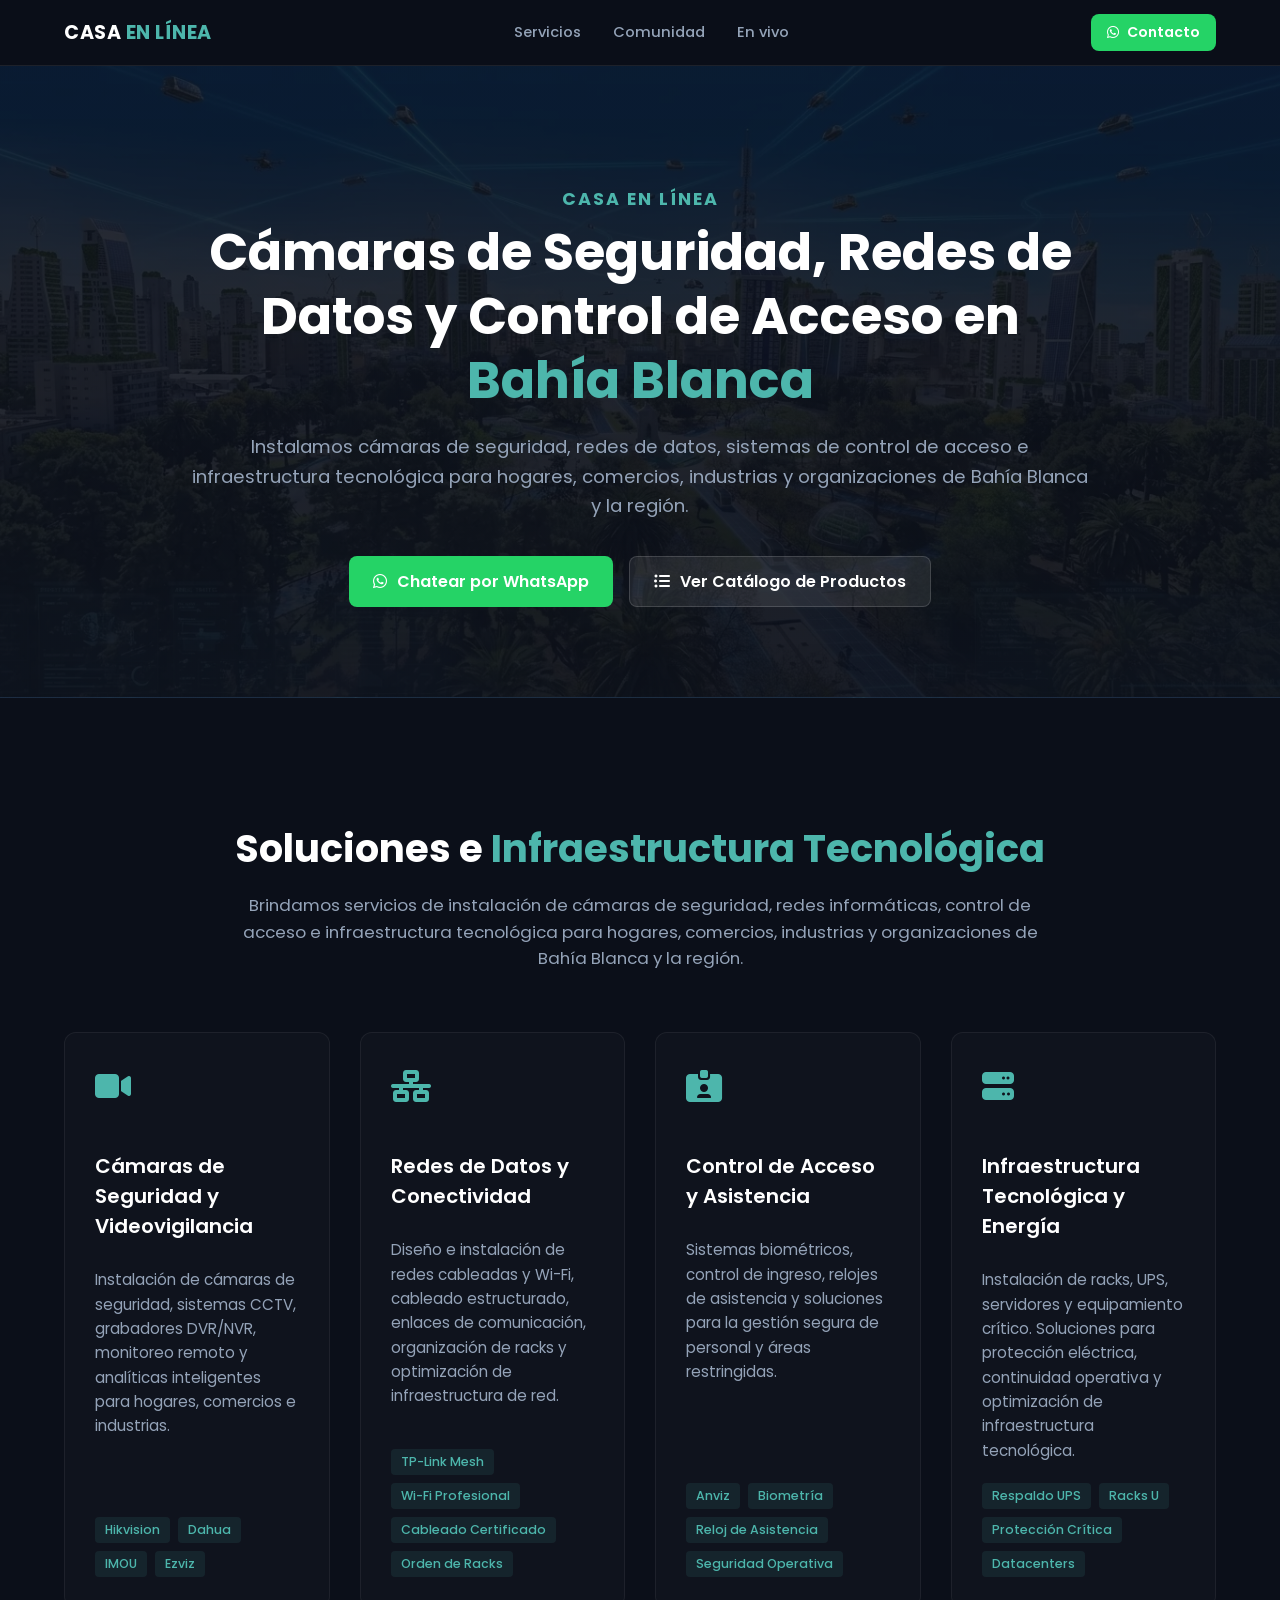
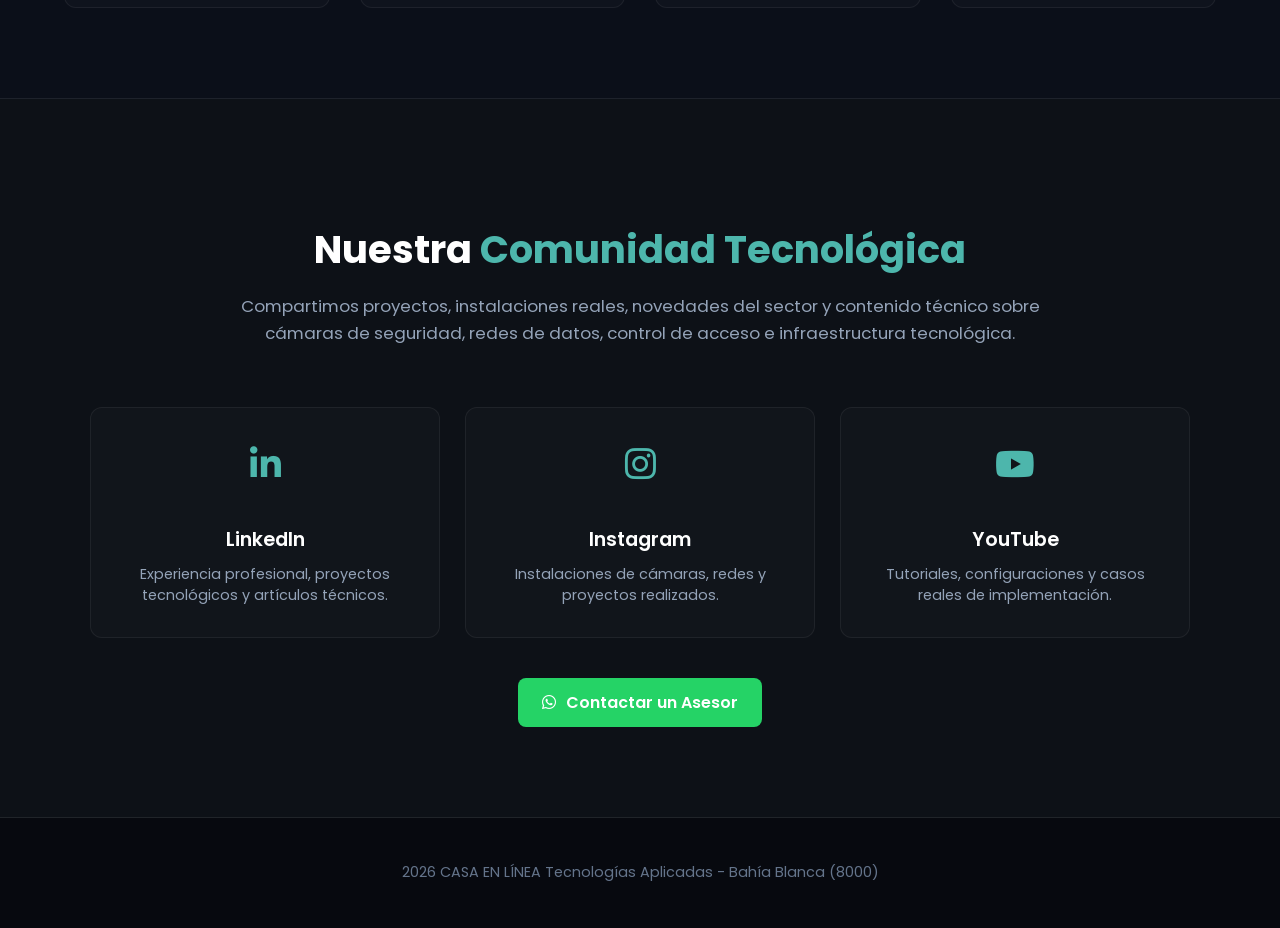
<file: index.html>
<!DOCTYPE html>
<html lang="es">
<head>
    <meta charset="UTF-8">
    <meta name="viewport" content="width=device-width, initial-scale=1.0">
    <title>CASA EN LÍNEA | Cámaras de Seguridad, Redes y Control de Acceso en Bahía Blanca</title>
    <meta name="description" content="Instalación de cámaras de seguridad, redes de datos, control de acceso y soluciones tecnológicas para hogares, comercios e industrias en Bahía Blanca y la región.">
    <meta name="keywords" content="cámaras de seguridad Bahía Blanca, videovigilancia, CCTV, Hikvision, Dahua, redes de datos, cableado estructurado, control de acceso, biometría, seguridad electrónica, Casa en Línea">
    <link rel="canonical" href="https://www.casaenlinea.com.ar">
    
    <!-- Favicon IoT / Conectividad -->
    <link rel="icon" href="data:image/svg+xml,<svg xmlns=%22http://www.w3.org/2000/svg%22 viewBox=%220 0 100 100%22><text y=%22.9em%22 font-size=%2290%22>📶</text></svg>">
    
    <!-- Open Graph -->
    <meta property="og:title" content="CASA EN LÍNEA | Cámaras de Seguridad, Redes y Control de Acceso">
    <meta property="og:description" content="Instalación de cámaras de seguridad, redes de datos y control de acceso en Bahía Blanca y la región.">
    <meta property="og:image" content="https://www.casaenlinea.com.ar/fondo.webp">
    <meta property="og:url" content="https://www.casaenlinea.com.ar">
    <meta property="og:type" content="website">
    <meta property="og:locale" content="es_AR">

    <!-- Schema WebSite -->
    <script type="application/ld+json">
    {
      "@context": "https://schema.org",
      "@type": "WebSite",
      "name": "CASA EN LÍNEA",
      "url": "https://www.casaenlinea.com.ar",
      "description": "Cámaras de seguridad, redes de datos y control de acceso en Bahía Blanca"
    }
    </script>
    
    <!-- Schema Local Business -->
    <script type="application/ld+json">
    {
      "@context": "https://schema.org",
      "@type": "Local Business",
      "name": "CASA EN LÍNEA",
      "description": "Instalación de cámaras de seguridad, redes de datos y control de acceso en Bahía Blanca",
      "image": "https://www.casaenlinea.com.ar/fondo.webp",
      "url": "https://www.casaenlinea.com.ar",
      "telephone": "+54-9-291-527-5674",
      "email": "info@casaenlinea.com.ar",
      "priceRange": "$$",
      "areaServed": "Bahía Blanca",
      "address": {
        "@type": "PostalAddress",
        "addressLocality": "Bahía Blanca",
        "addressRegion": "Buenos Aires",
        "addressCountry": "AR"
      }
    }
    </script>

    <link rel="preload" as="image" href="fondo.webp">
    <!-- Estilos y Fuentes -->
    <link rel="stylesheet" href="estilos.css">
    <link href="https://fonts.googleapis.com/css?family=Poppins:wght@400;500;600;700&display=swap" rel="stylesheet">
    <link rel="stylesheet" href="https://cdnjs.cloudflare.com/ajax/libs/font-awesome/6.4.0/css/all.min.css">
</head>
<body>

    <!-- Header Estándar -->
    <header class="site-header">
        <a href="/" class="logo">
            CASA <span>EN LÍNEA</span>
        </a>

        <nav class="header-nav">
            <a href="#servicios">Servicios</a>
            <a href="#comunidad-redes">Comunidad</a>
            <a href="en-vivo.html" target="_blank" rel="noopener noreferrer">En vivo</a>
        </nav>

        <div class="header-actions">
            <a href="https://wa.me/5492915275674" target="_blank" rel="noopener noreferrer" class="cta-header">
                <i class="fab fa-whatsapp" aria-hidden="true"></i> Contacto
            </a>
        </div>
    </header>

    <main>
        <!-- Sección Hero -->
        <section id="hero">
            <div class="hero-container">
                <h1>
                    <span class="brand">Casa en Línea</span>
                    Cámaras de Seguridad, Redes de Datos y Control de Acceso en <span class="highlight">Bahía Blanca</span>
                </h1>
                <p>
                    Instalamos cámaras de seguridad, redes de datos, sistemas de control de acceso e infraestructura tecnológica para hogares, comercios, industrias y organizaciones de Bahía Blanca y la región.
                </p>
                <div class="hero-cta-group">
                    <a href="https://wa.me/5492915275674" target="_blank" rel="noopener noreferrer" class="cta-primary" title="Chatear con un Asesor Técnico por WhatsApp">
                        <i class="fab fa-whatsapp" aria-hidden="true"></i> Chatear por WhatsApp
                    </a>
                    <a href="https://wa.me/c/5492915275674" target="_blank" rel="noopener noreferrer" class="cta-secondary" title="Ver Catálogo de Soluciones Tecnológicas">
                        <i class="fas fa-list-ul" aria-hidden="true"></i> Ver Catálogo de Productos
                    </a>
                </div>
            </div>
        </section>

        <!-- Sección Servicios -->
        <section id="servicios">
            <div class="servicios-container">
                <h2 class="section-title">
                    Soluciones e <span>Infraestructura Tecnológica</span>
                </h2>
                <p class="section-subtitle">
                    Brindamos servicios de instalación de cámaras de seguridad, redes informáticas, control de acceso e infraestructura tecnológica para hogares, comercios, industrias y organizaciones de Bahía Blanca y la región.
                </p>
                <div class="servicios-grid">
                    <div class="servicio-card">
                        <div class="servicio-icon">
                            <i class="fas fa-video" aria-hidden="true"></i>
                        </div>
                        <h3>Cámaras de Seguridad y Videovigilancia</h3>
                        <p>
                            Instalación de cámaras de seguridad, sistemas CCTV, grabadores DVR/NVR, monitoreo remoto y analíticas inteligentes para hogares, comercios e industrias.
                        </p>
                        <div class="servicio-tags">
                            <span>Hikvision</span>
                            <span>Dahua</span>
                            <span>IMOU</span>
                            <span>Ezviz</span>
                        </div>
                    </div>
                    <div class="servicio-card">
                        <div class="servicio-icon">
                            <i class="fas fa-network-wired" aria-hidden="true"></i>
                        </div>
                        <h3>Redes de Datos y Conectividad</h3>
                        <p>
                            Diseño e instalación de redes cableadas y Wi-Fi, cableado estructurado, enlaces de comunicación, organización de racks y optimización de infraestructura de red.
                        </p>
                        <div class="servicio-tags">
                            <span>TP-Link Mesh</span>
                            <span>Wi-Fi Profesional</span>
                            <span>Cableado Certificado</span>
                            <span>Orden de Racks</span>
                        </div>
                    </div>
                    <div class="servicio-card">
                        <div class="servicio-icon">
                            <i class="fas fa-id-card-clip" aria-hidden="true"></i>
                        </div>
                        <h3>Control de Acceso y Asistencia</h3>
                        <p>
                            Sistemas biométricos, control de ingreso, relojes de asistencia y soluciones para la gestión segura de personal y áreas restringidas.
                        </p>
                        <div class="servicio-tags">
                            <span>Anviz</span>
                            <span>Biometría</span>
                            <span>Reloj de Asistencia</span>
                            <span>Seguridad Operativa</span>
                        </div>
                    </div>
                    <div class="servicio-card">
                        <div class="servicio-icon">
                            <i class="fas fa-server" aria-hidden="true"></i>
                        </div>
                        <h3>Infraestructura Tecnológica y Energía</h3>
                        <p>
                            Instalación de racks, UPS, servidores y equipamiento crítico. Soluciones para protección eléctrica, continuidad operativa y optimización de infraestructura tecnológica.
                        </p>
                        <div class="servicio-tags">
                            <span>Respaldo UPS</span>
                            <span>Racks U</span>
                            <span>Protección Crítica</span>
                            <span>Datacenters</span>
                        </div>
                    </div>
                </div>
            </div>
        </section>

        <!-- Sección Comunidad y Redes -->
        <section id="comunidad-redes">
            <div class="comunidad-container">
                <h2 class="section-title">
                    Nuestra <span>Comunidad Tecnológica</span>
                </h2>
                <p class="section-subtitle">
                    Compartimos proyectos, instalaciones reales, novedades del sector y contenido técnico sobre cámaras de seguridad, redes de datos, control de acceso e infraestructura tecnológica.
                </p>
                <div class="redes-grid">
                    <a href="https://ar.linkedin.com/in/sebastianvilchez" target="_blank" rel="noopener noreferrer" class="red-social">
                        <div class="red-icon">
                            <i class="fab fa-linkedin-in"></i>
                        </div>
                        <h3>LinkedIn</h3>
                        <p>Experiencia profesional, proyectos tecnológicos y artículos técnicos.</p>
                    </a>
                    <a href="https://www.instagram.com/casaenlinea/" target="_blank" rel="noopener noreferrer" class="red-social">
                        <div class="red-icon">
                            <i class="fab fa-instagram"></i>
                        </div>
                        <h3>Instagram</h3>
                        <p>Instalaciones de cámaras, redes y proyectos realizados.</p>
                    </a>
                    <a href="https://www.youtube.com/@somoscasaenlinea" target="_blank" rel="noopener noreferrer" class="red-social">
                        <div class="red-icon">
                            <i class="fab fa-youtube"></i>
                        </div>
                        <h3>YouTube</h3>
                        <p>Tutoriales, configuraciones y casos reales de implementación.</p>
                    </a>
                </div>
                <div class="redes-cta">
                    <a href="https://wa.me/5492915275674" target="_blank" rel="noopener noreferrer" class="cta-primary">
                        <i class="fab fa-whatsapp"></i>
                        Contactar un Asesor
                    </a>
                </div>
            </div>
        </section>
    </main>

    <!-- Pie de Página -->
    <footer id="footer">
        <div class="footer-container">
            <p>
                <span id="anio-actual"></span> CASA EN LÍNEA Tecnologías Aplicadas - Bahía Blanca (8000)
            </p>
        </div>
    </footer>

    <!-- Scripts -->
    <script>
        document.getElementById("anio-actual").textContent = new Date().getFullYear();
    </script>
</body>
</html>
</file>
<file: estilos.css>
/* --- RESET GLOBAL PARA EL FONDO OSCURO --- */
html, body {
    margin: 0;
    padding: 0;
    background-color: #0b0f19;
    color: #94a3b8;
    font-family: 'Poppins', sans-serif;
    overflow-x: hidden;
}

/* --- HEADER MODERNO (GLASSMORPHISM) --- */
.site-header {
    display: flex;
    justify-content: space-between;
    align-items: center;
    padding: 14px 5%;
    background: rgba(11, 15, 25, 0.75);
    backdrop-filter: blur(12px);
    -webkit-backdrop-filter: blur(12px);
    border-bottom: 1px solid rgba(255, 255, 255, 0.08);
    position: sticky;
    top: 0;
    z-index: 1000;
}

.site-header .logo {
    font-size: 1.2rem;
    font-weight: 700;
    color: #ffffff;
    text-decoration: none;
    letter-spacing: 0.5px;
    font-family: 'Poppins', sans-serif;
}

.site-header .logo span {
    color: #4db6ac;
}

.header-nav {
    display: flex;
    gap: 32px;
}

.header-nav a {
    color: #94a3b8;
    text-decoration: none;
    font-weight: 500;
    font-size: 0.92rem;
    font-family: 'Poppins', sans-serif;
    transition: color 0.2s ease;
}

.header-nav a:hover {
    color: #ffffff;
}

.header-actions .cta-header {
    display: inline-flex;
    align-items: center;
    gap: 8px;
    background-color: #25d366;
    color: #ffffff;
    padding: 8px 16px;
    border-radius: 8px;
    text-decoration: none;
    font-weight: 600;
    font-size: 0.88rem;
    font-family: 'Poppins', sans-serif;
    transition: transform 0.2s ease, opacity 0.2s ease;
}

.header-actions .cta-header:hover {
    opacity: 0.95;
    transform: translateY(-1px);
}

@media (max-width: 768px) {
    .header-nav {
        display: none;
    }
}

/* --- SECCIÓN HERO --- */
#hero {
    position: relative;
    padding: 80px 5% 90px 5%;
    display: flex;
    align-items: center;
    justify-content: center;
    text-align: center;
    background-image: linear-gradient(rgba(11, 15, 25, 0.85), rgba(11, 15, 25, 0.92)), url('fondo.webp');
    background-size: cover;
    background-position: center;
    border-bottom: 1px solid rgba(255, 255, 255, 0.08);
}

.hero-container {
    max-width: 900px;
    margin: 0 auto;
}

#hero h1 {
    font-size: clamp(2rem, 4vw, 3.2rem);
    font-weight: 700;
    color: #ffffff;
    line-height: 1.25;
    margin-bottom: 20px;
    font-family: 'Poppins', sans-serif;
}

#hero h1 .brand {
    display: block;
    font-size: 1.1rem;
    letter-spacing: 2px;
    text-transform: uppercase;
    color: #4db6ac;
    margin-bottom: 10px;
}

#hero h1 .highlight {
    color: #4db6ac;
}

#hero p {
    font-size: clamp(1rem, 1.5vw, 1.15rem);
    color: #94a3b8;
    line-height: 1.6;
    margin-bottom: 35px;
    font-family: 'Poppins', sans-serif;
}

/* Grupo de botones de acción (CTA) */
.hero-cta-group {
    display: flex;
    justify-content: center;
    gap: 16px;
    flex-wrap: wrap;
}

.cta-primary {
    display: inline-flex;
    align-items: center;
    gap: 10px;
    background-color: #25d366;
    color: #ffffff;
    padding: 12px 24px;
    border-radius: 8px;
    text-decoration: none;
    font-weight: 600;
    font-size: 1rem;
    font-family: 'Poppins', sans-serif;
    transition: transform 0.2s ease, opacity 0.2s ease;
}

.cta-primary:hover {
    opacity: 0.95;
    transform: translateY(-2px);
}

.cta-secondary {
    display: inline-flex;
    align-items: center;
    gap: 10px;
    background-color: rgba(255, 255, 255, 0.08);
    color: #ffffff;
    padding: 12px 24px;
    border-radius: 8px;
    border: 1px solid rgba(255, 255, 255, 0.15);
    text-decoration: none;
    font-weight: 600;
    font-size: 1rem;
    font-family: 'Poppins', sans-serif;
    transition: background-color 0.2s ease, transform 0.2s ease;
}

.cta-secondary:hover {
    background-color: rgba(255, 255, 255, 0.15);
    transform: translateY(-2px);
}

/* Ajustes responsivos para celulares */
@media (max-width: 600px) {
    #hero {
        padding: 60px 5%;
    }
    .hero-cta-group {
        flex-direction: column;
    }
    .cta-primary, .cta-secondary {
        width: 100%;
        justify-content: center;
    }
}

/* --- SECCIÓN SERVICIOS --- */
#servicios {
    padding: 90px 5%;
    background-color: #0b0f19;
    border-bottom: 1px solid rgba(255, 255, 255, 0.08);
}

.servicios-container {
    max-width: 1200px;
    margin: 0 auto;
}

.section-title {
    font-size: clamp(1.8rem, 3vw, 2.5rem);
    font-weight: 700;
    color: #ffffff;
    text-align: center;
    margin-bottom: 15px;
    font-family: 'Poppins', sans-serif;
}

.section-title span {
    color: #4db6ac;
}

.section-subtitle {
    font-size: 1.05rem;
    color: #94a3b8;
    text-align: center;
    max-width: 800px;
    margin: 0 auto 60px auto;
    line-height: 1.6;
    font-family: 'Poppins', sans-serif;
}

/* Grilla de Servicios */
.servicios-grid {
    display: grid;
    grid-template-columns: repeat(auto-fit, minmax(260px, 1fr));
    gap: 30px;
}

.servicio-card {
    background: rgba(255, 255, 255, 0.02);
    border: 1px solid rgba(255, 255, 255, 0.06);
    border-radius: 12px;
    padding: 30px;
    transition: transform 0.2s ease, border-color 0.2s ease;
    display: flex;
    flex-direction: column;
}

.servicio-card:hover {
    transform: translateY(-4px);
    border-color: rgba(77, 182, 172, 0.4);
}

.servicio-icon {
    font-size: 2rem;
    color: #4db6ac;
    margin-bottom: 20px;
}

.servicio-card h3 {
    font-size: 1.25rem;
    font-weight: 600;
    color: #ffffff;
    margin-bottom: 12px;
    font-family: 'Poppins', sans-serif;
}

.servicio-card p {
    font-size: 0.95rem;
    color: #94a3b8;
    line-height: 1.6;
    margin-bottom: 20px;
    flex-grow: 1;
    font-family: 'Poppins', sans-serif;
}

/* Etiquetas tecnológicas dentro de cada tarjeta */
.servicio-tags {
    display: flex;
    flex-wrap: wrap;
    gap: 8px;
}

.servicio-tags span {
    background-color: rgba(77, 182, 172, 0.1);
    color: #4db6ac;
    font-size: 0.78rem;
    font-weight: 500;
    padding: 4px 10px;
    border-radius: 4px;
    font-family: 'Poppins', sans-serif;
}

/* --- SECCIÓN COMUNIDAD Y REDES --- */
#comunidad-redes {
    padding: 90px 5%;
    background-color: #0d1117;
    border-bottom: 1px solid rgba(255, 255, 255, 0.08);
}

.comunidad-container {
    max-width: 1100px;
    margin: 0 auto;
    text-align: center;
}

.redes-grid {
    display: grid;
    grid-template-columns: repeat(auto-fit, minmax(280px, 1fr));
    gap: 25px;
    margin-bottom: 40px;
}

.red-social {
    background: rgba(255, 255, 255, 0.02);
    border: 1px solid rgba(255, 255, 255, 0.06);
    border-radius: 12px;
    padding: 30px;
    text-decoration: none;
    display: flex;
    flex-direction: column;
    align-items: center;
    transition: transform 0.2s ease, border-color 0.2s ease;
}

.red-social:hover {
    transform: translateY(-4px);
    border-color: rgba(77, 182, 172, 0.4);
}

.red-icon {
    font-size: 2.2rem;
    color: #4db6ac;
    margin-bottom: 15px;
}

.red-social h3 {
    font-size: 1.2rem;
    font-weight: 600;
    color: #ffffff;
    margin-bottom: 10px;
    font-family: 'Poppins', sans-serif;
}

.red-social p {
    font-size: 0.9rem;
    color: #94a3b8;
    line-height: 1.5;
    margin: 0;
    font-family: 'Poppins', sans-serif;
}

.redes-cta {
    margin-top: 20px;
}

/* --- FOOTER --- */
#footer {
    padding: 30px 5%;
    background-color: #07090f;
    text-align: center;
    color: #64748b;
    font-size: 0.9rem;
    font-family: 'Poppins', sans-serif;
}
</file>
